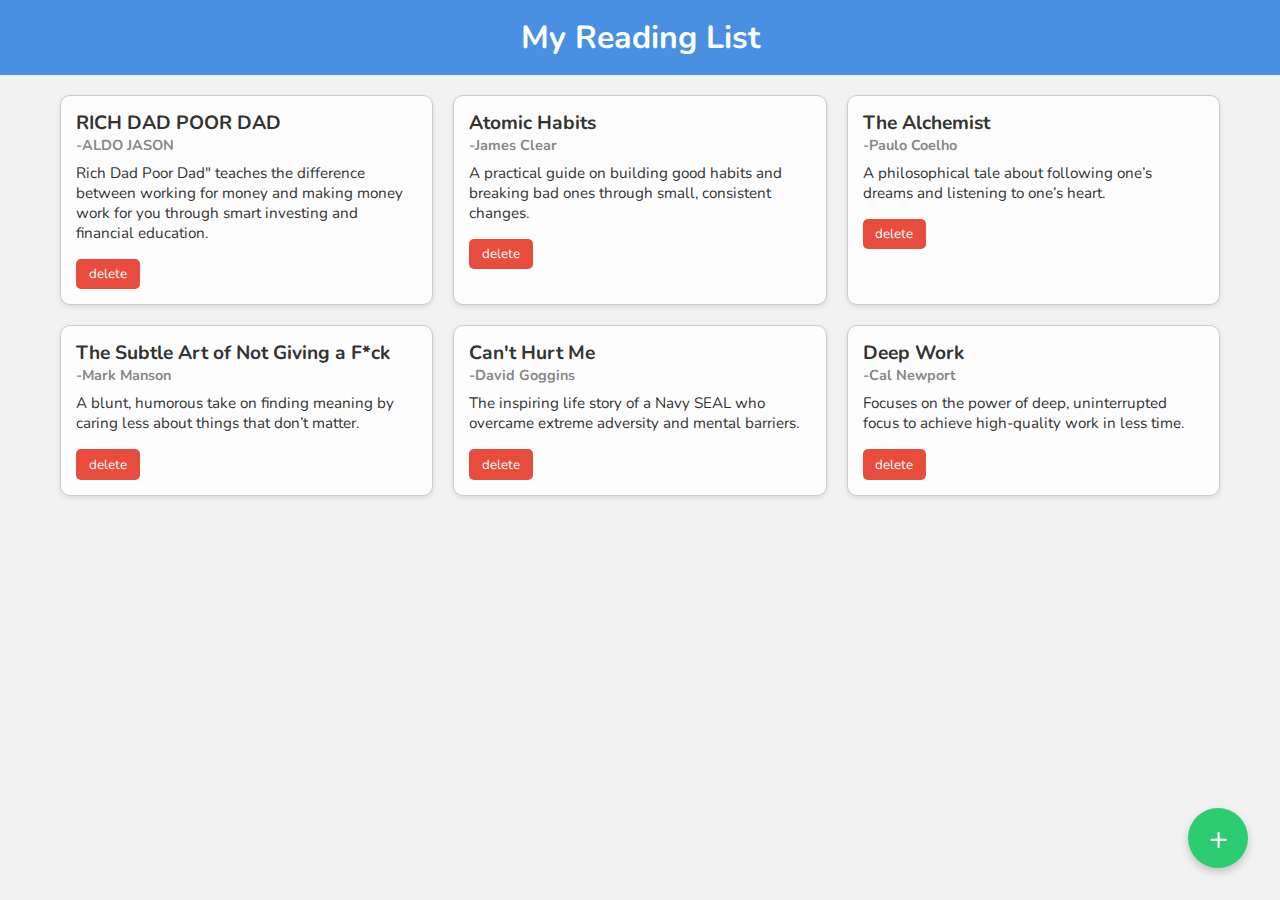
<file: index.html>
<!DOCTYPE html>
<html lang="en">

<head>
    <meta charset="UTF-8">
    <meta name="viewport" content="width=device-width, initial-scale=1.0">
    <title>book</title>
    <link rel="stylesheet" href="style.css">
    <script src="pro.js" defer></script>
    <link rel="preconnect" href="https://fonts.googleapis.com">
    <link rel="preconnect" href="https://fonts.gstatic.com" crossorigin>
    <link href="https://fonts.googleapis.com/css2?family=Nunito:ital,wght@0,200..1000;1,200..1000&display=swap"
        rel="stylesheet">
</head>

<body>

    <div class="navbar">
        <h1>My Reading List</h1>
    </div >
        <div class="bookcontainer">
            <div class="bookspace">
                <h2>RICH DAD POOR DAD</h2>
                <h5>-ALDO JASON</h5>
                    <p>Rich Dad Poor Dad" teaches the difference between working for money and making money work for you through smart investing and financial education.</p>
                    <button onclick="bookdelete(event)">delete</button>
            </div>
             <div class="bookspace">
                <h2>Atomic Habits</h2>
                <h5>-James Clear</h5>
                    <p>A practical guide on building good habits and breaking bad ones through small, consistent changes.</p>
                    <button onclick="bookdelete(event)">delete</button>
            </div>
             <div class="bookspace">
                <h2>The Alchemist</h2>
                <h5>-Paulo Coelho</h5>
                    <p>A philosophical tale about following one’s dreams and listening to one’s heart.</p>
                    <button onclick="bookdelete(event)">delete</button>
            </div>
             <div class="bookspace">
                <h2>The Subtle Art of Not Giving a F*ck</h2>
                <h5>-Mark Manson</h5>
                    <p>A blunt, humorous take on finding meaning by caring less about things that don’t matter.
</p>
                    <button onclick="bookdelete(event)">delete</button>
            </div>
             <div class="bookspace">
                <h2>Can't Hurt Me</h2>
                <h5>-David Goggins</h5>
                    <p>The inspiring life story of a Navy SEAL who overcame extreme adversity and mental barriers.</p>
                    <button onclick="bookdelete(event)">delete</button>
            </div>
            <div class="bookspace">
                <h2>Deep Work</h2>
                <h5>-Cal Newport</h5>
                    <p>Focuses on the power of deep, uninterrupted focus to achieve high-quality work in less time.</p>
                    <button onclick="bookdelete(event)">delete</button>
            </div>
            
        </div>
        <button class="addbook" onclick="bookadd()">+</button>
        <div class="overlay"> </div>
        <div class="bookaddbox">
            <h3>ADD BOOK</h3>
            <form>
                <input type="text" placeholder="Book Title" id="booktitle">
                <input type="text" placeholder="Author name" id="authorname">
                <textarea placeholder="Short discription" id="shortnote"></textarea>
                <button type="button" onclick="adlist(event)">ADD</button>
                <button type="button" onclick="closeadd(event)">CANCEL</button>
            </form>
        </div>
    </div>


    
</body>

</html>
</file>
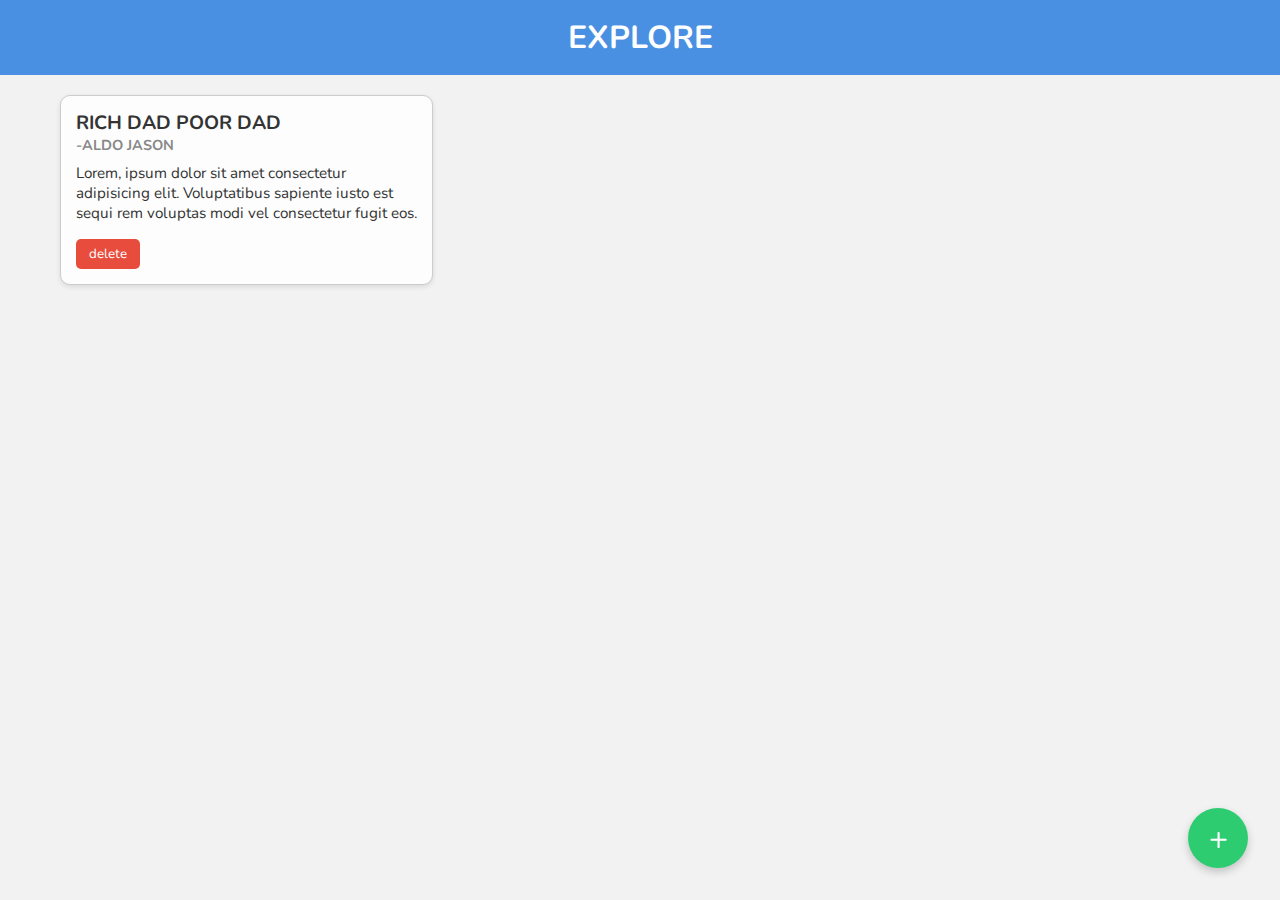
<file: book.html>
<!DOCTYPE html>
<html lang="en">

<head>
    <meta charset="UTF-8">
    <meta name="viewport" content="width=device-width, initial-scale=1.0">
    <title>book</title>
    <link rel="stylesheet" href="style.css">
    <script src="pro.js" defer></script>
    <link rel="preconnect" href="https://fonts.googleapis.com">
    <link rel="preconnect" href="https://fonts.gstatic.com" crossorigin>
    <link href="https://fonts.googleapis.com/css2?family=Nunito:ital,wght@0,200..1000;1,200..1000&display=swap"
        rel="stylesheet">
</head>

<body>

    <div class="navbar">
        <h1>EXPLORE</h1>
    </div >
        <div class="bookcontainer">
            <div class="bookspace">
                <h2>RICH DAD POOR DAD</h2>
                <h5>-ALDO JASON</h5>
                    <p>Lorem, ipsum dolor sit amet consectetur adipisicing elit. Voluptatibus sapiente iusto est sequi
                        rem voluptas modi vel consectetur fugit eos.</p>
                    <button onclick="bookdelete(event)">delete</button>
            </div>
        </div>
        <button class="addbook" onclick="bookadd()">+</button>
        <div class="overlay"> </div>
        <div class="bookaddbox">
            <h3>ADD BOOK</h3>
            <form>
                <input type="text" placeholder="Book Title" id="booktitle">
                <input type="text" placeholder="Author name" id="authorname">
                <textarea placeholder="Short discription" id="shortnote"></textarea>
                <button type="button" onclick="adlist(event)">ADD</button>
                <button type="button" onclick="closeadd(event)">CANCEL</button>
            </form>
        </div>
    </div>


    
</body>

</html>
</file>
<file: style.css>
* {
    margin: 0;
    padding: 0;
    box-sizing: border-box;
    font-family: "Nunito", sans-serif;
}

body {
    background-color: #f2f2f2;
    color: #333;
}

.navbar {
    background-color: #4a90e2;
    padding: 1rem 2rem;
    text-align: center;
    color: white;
}

.bookcontainer {
    display: grid;
    grid-template-columns: repeat(3,1fr);
    gap: 20px;
    padding: 20px;
    max-width: 1200px;
    margin: auto;
}

.bookspace {
    border: 1px solid #ccc;
    padding: 15px;
    border-radius: 10px;
    background-color: #fdfdfd;
    box-shadow: 0 2px 5px rgba(0, 0, 0, 0.1);
}


.bookspace:hover {
    transform: scale(1.02);
}

.bookspace h2 {
    font-size: 1.2rem;
    color: #333;
}

.bookspace h5 {
    font-size: 0.9rem;
    color: #888;
    margin-bottom: 0.5rem;
}
.bookspace h2,
.bookspace h5 {
    word-wrap: break-word;
    overflow-wrap: break-word;
    max-width: 100%;
    line-height: 1.3;
}


.bookspace p {
    font-size: 0.95rem;
    margin: 0.5rem 0 1rem;
    word-wrap: break-word;
    overflow-wrap: break-word;
    max-width: 100%;
}


.bookspace button {
    background-color: #e74c3c;
    color: white;
    border: none;
    padding: 0.4rem 0.8rem;
    border-radius: 5px;
    cursor: pointer;
}

.addbook {
    position: fixed;
    bottom: 2rem;
    right: 2rem;
    background-color: #2ecc71;
    color: white;
    font-size: 2rem;
    border: none;
    border-radius: 50%;
    width: 60px;
    height: 60px;
    cursor: pointer;
    box-shadow: 0 4px 8px rgba(0, 0, 0, 0.2);
}

.bookaddbox {
    position: fixed;
    top: 50%;
    left: 50%;
    transform: translate(-50%, -50%) scale(0);
    background-color: white;
    padding: 2rem;
    border-radius: 10px;
    box-shadow: 0 8px 20px rgba(0, 0, 0, 0.3);
    z-index: 1000;
    width: 90%;
    max-width: 400px;
    transition: transform 0.3s ease;
}

.bookaddbox.active {
    transform: translate(-50%, -50%) scale(1);
}

.bookaddbox h3 {
    margin-bottom: 1rem;
}

.bookaddbox form {
    display: flex;
    flex-direction: column;
    gap: 0.75rem;
}

.bookaddbox input,
.bookaddbox textarea {
    padding: 0.5rem;
    font-size: 1rem;
    border: 1px solid #ccc;
    border-radius: 5px;
}

.bookaddbox button {
    padding: 0.5rem;
    font-size: 1rem;
    border: none;
    border-radius: 5px;
    cursor: pointer;
    background-color: #3498db;
    color: white;
}

.overlay {
    position: fixed;
    top: 0;
    left: 0;
    height: 100%;
    width: 100%;
    background-color: rgba(0, 0, 0, 0.4);
    display: none;
    z-index: 999;
}

.overlay.active {
    display: block;
}
@media screen and (max-width: 768px) {
    .bookspace {
        width: 90%;
    }
}
@media (max-width: 768px) {
    .bookcontainer {
        grid-template-columns: repeat(2, 1fr);
    }
}

@media (max-width: 480px) {
    .bookcontainer {
        grid-template-columns: 1fr;
    }
}
</file>
